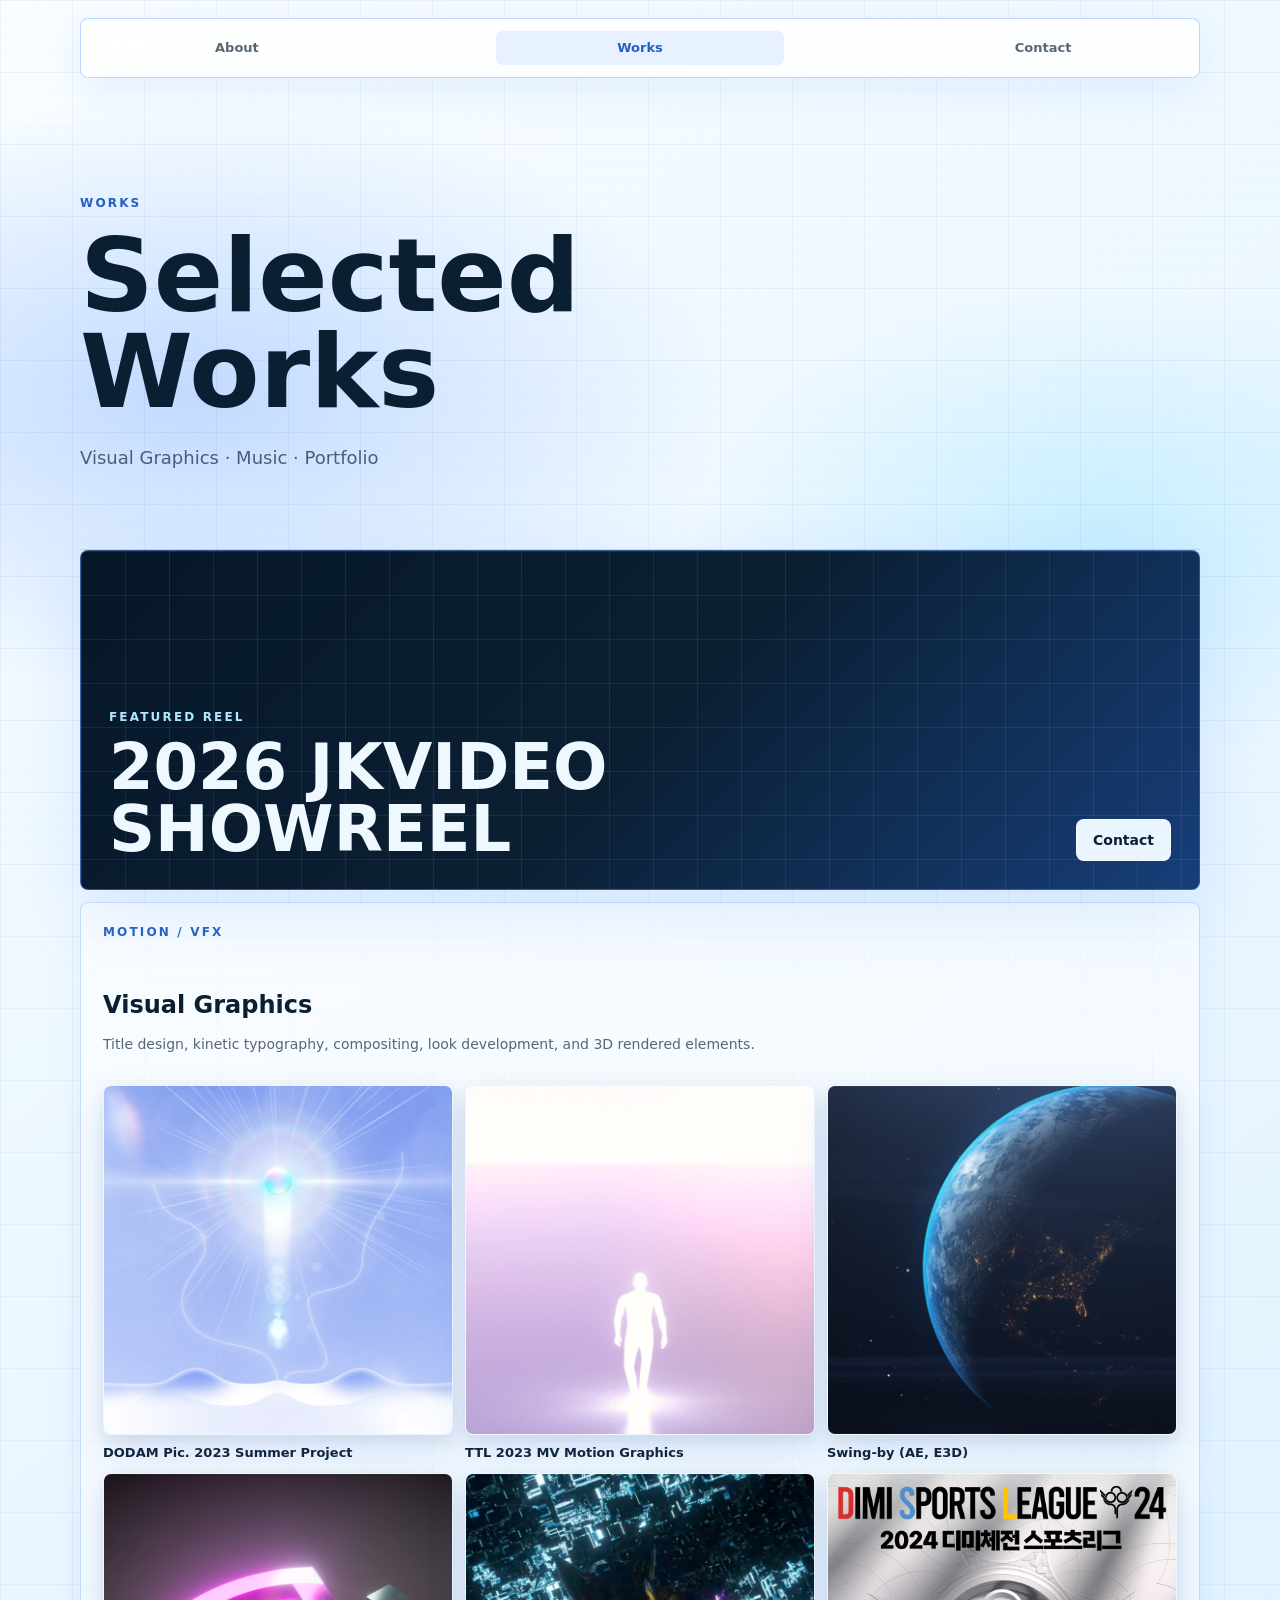
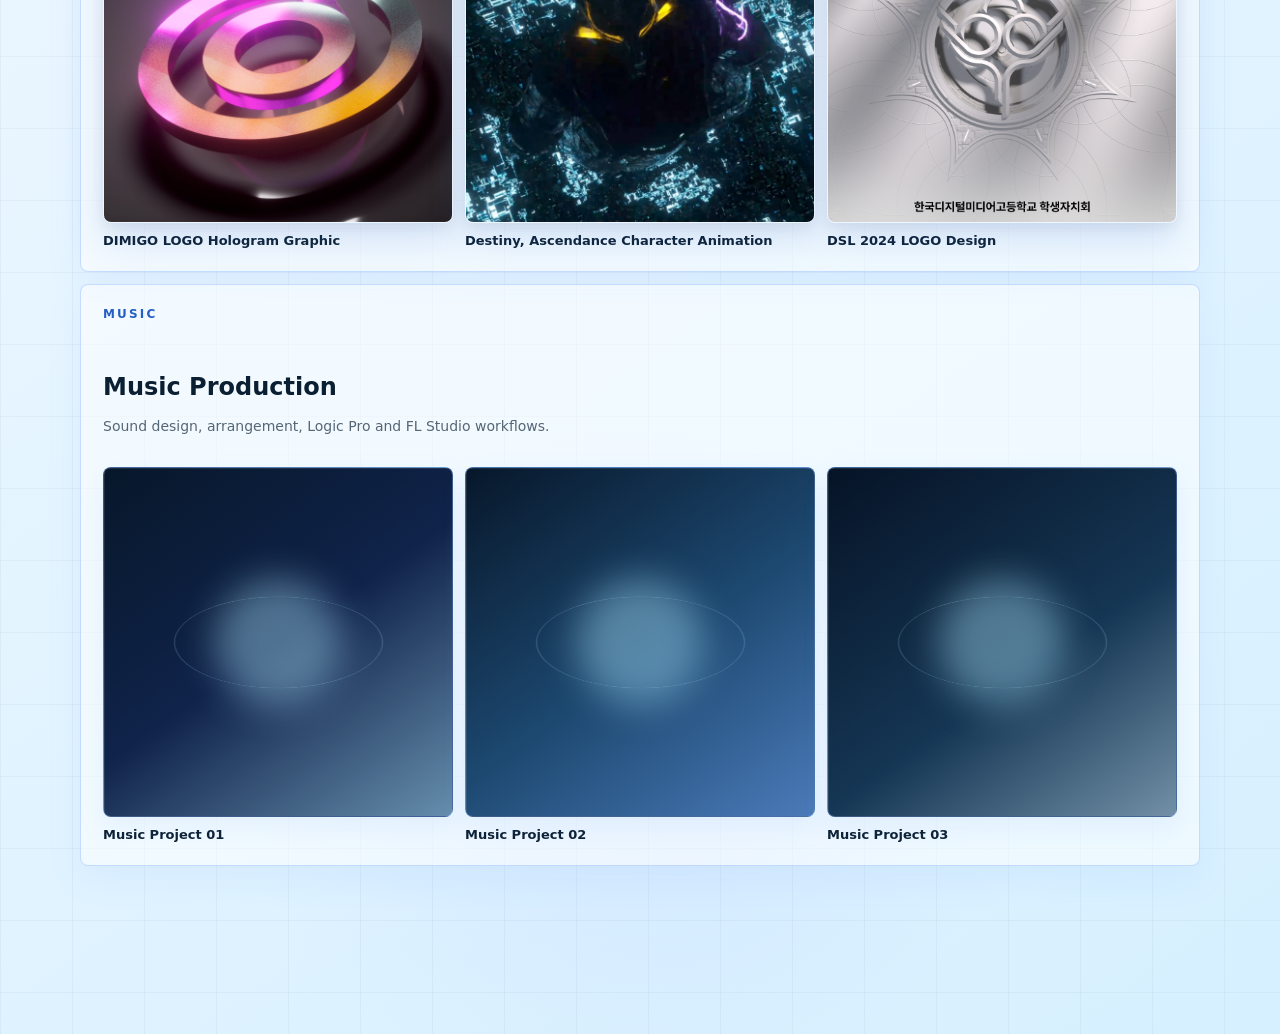
<file: works/index.html>
<!DOCTYPE html>
<html lang="ko">
<head>
  <meta charset="UTF-8" />
  <meta name="viewport" content="width=device-width, initial-scale=1.0" />
  <meta name="theme-color" content="#111111" />
  <title>Works | JKVID</title>
  <link rel="stylesheet" href="../style.css?v=dsl-thumb-fixed" />
</head>
<body>
  <div class="site-texture" aria-hidden="true"></div>

  <header class="site-header">
    <nav class="nav" aria-label="Main navigation">
      <a href="../index.html#about">About</a>
      <a href="index.html" aria-current="page">Works</a>
      <a href="../index.html#contact">Contact</a>
    </nav>
  </header>

  <main class="page subpage">
    <section class="works-hero">
      <p class="eyebrow">WORKS</p>
      <h1 class="works-title">Selected Works</h1>
      <p class="works-lead">Visual Graphics · Music · Portfolio</p>
    </section>

    <section class="section-block works-page-section">
      <article class="work-showcase work-showcase-large">
        <div>
          <p class="work-kicker">Featured Reel</p>
          <h2>2026 JKVIDEO SHOWREEL</h2>
        </div>
        <a class="work-link" href="../index.html#contact" aria-label="Contact JKVID about 2026 JKVIDEO SHOWREEL">Contact</a>
      </article>

      <div class="works-grid" aria-label="Work categories">
        <article class="work-card">
          <p class="work-kicker">Motion / VFX</p>
          <h3>Visual Graphics</h3>
          <p>Title design, kinetic typography, compositing, look development, and 3D rendered elements.</p>
          <div class="work-samples" aria-label="Visual Graphics projects">
            <a class="work-sample" href="dodam/index.html">
              <span class="sample-thumb sample-thumb-image">
                <img src="../assets/dodam-thumb.png" alt="DODAM Pic. 2023 Summer Project thumbnail" />
              </span>
              <span>DODAM Pic. 2023 Summer Project</span>
            </a>
            <a class="work-sample" href="ttl/index.html">
              <span class="sample-thumb sample-thumb-image">
                <img src="../assets/ttl-thumb.png" alt="TTL 2023 MV Motion Graphics thumbnail" />
              </span>
              <span>TTL 2023 MV Motion Graphics</span>
            </a>
            <a class="work-sample work-sample-disabled" href="#" aria-disabled="true">
              <span class="sample-thumb sample-thumb-image">
                <img src="../assets/swing-by-thumb.png" alt="Swing-by (AE, E3D) thumbnail" />
              </span>
              <span>Swing-by (AE, E3D)</span>
            </a>
            <a class="work-sample" href="dimigo/index.html">
              <span class="sample-thumb sample-thumb-image">
                <img src="../assets/dimigo-thumb.png" alt="DIMIGO LOGO Hologram Graphic thumbnail" />
              </span>
              <span>DIMIGO LOGO Hologram Graphic</span>
            </a>
            <a class="work-sample" href="destiny/index.html">
              <span class="sample-thumb sample-thumb-image">
                <img src="../assets/destiny-thumb.png" alt="Destiny, Ascendance Character Animation thumbnail" />
              </span>
              <span>Destiny, Ascendance Character Animation</span>
            </a>
            <a class="work-sample" href="dsl/index.html">
              <span class="sample-thumb sample-thumb-image">
                <img src="../assets/dsl-thumb.png" alt="DSL 2024 LOGO Design thumbnail" />
              </span>
              <span>DSL 2024 LOGO Design</span>
            </a>
          </div>
        </article>

        <article class="work-card">
          <p class="work-kicker">Music</p>
          <h3>Music Production</h3>
          <p>Sound design, arrangement, Logic Pro and FL Studio workflows.</p>
          <div class="work-samples" aria-label="Music projects">
            <a class="work-sample" href="../index.html#contact">
              <span class="sample-thumb sample-music-one"></span>
              <span>Music Project 01</span>
            </a>
            <a class="work-sample" href="../index.html#contact">
              <span class="sample-thumb sample-music-two"></span>
              <span>Music Project 02</span>
            </a>
            <a class="work-sample" href="../index.html#contact">
              <span class="sample-thumb sample-music-three"></span>
              <span>Music Project 03</span>
            </a>
          </div>
        </article>
      </div>
    </section>
  </main>

  <script src="../script.js?v=dsl-thumb-fixed"></script>
</body>
</html>
</file>
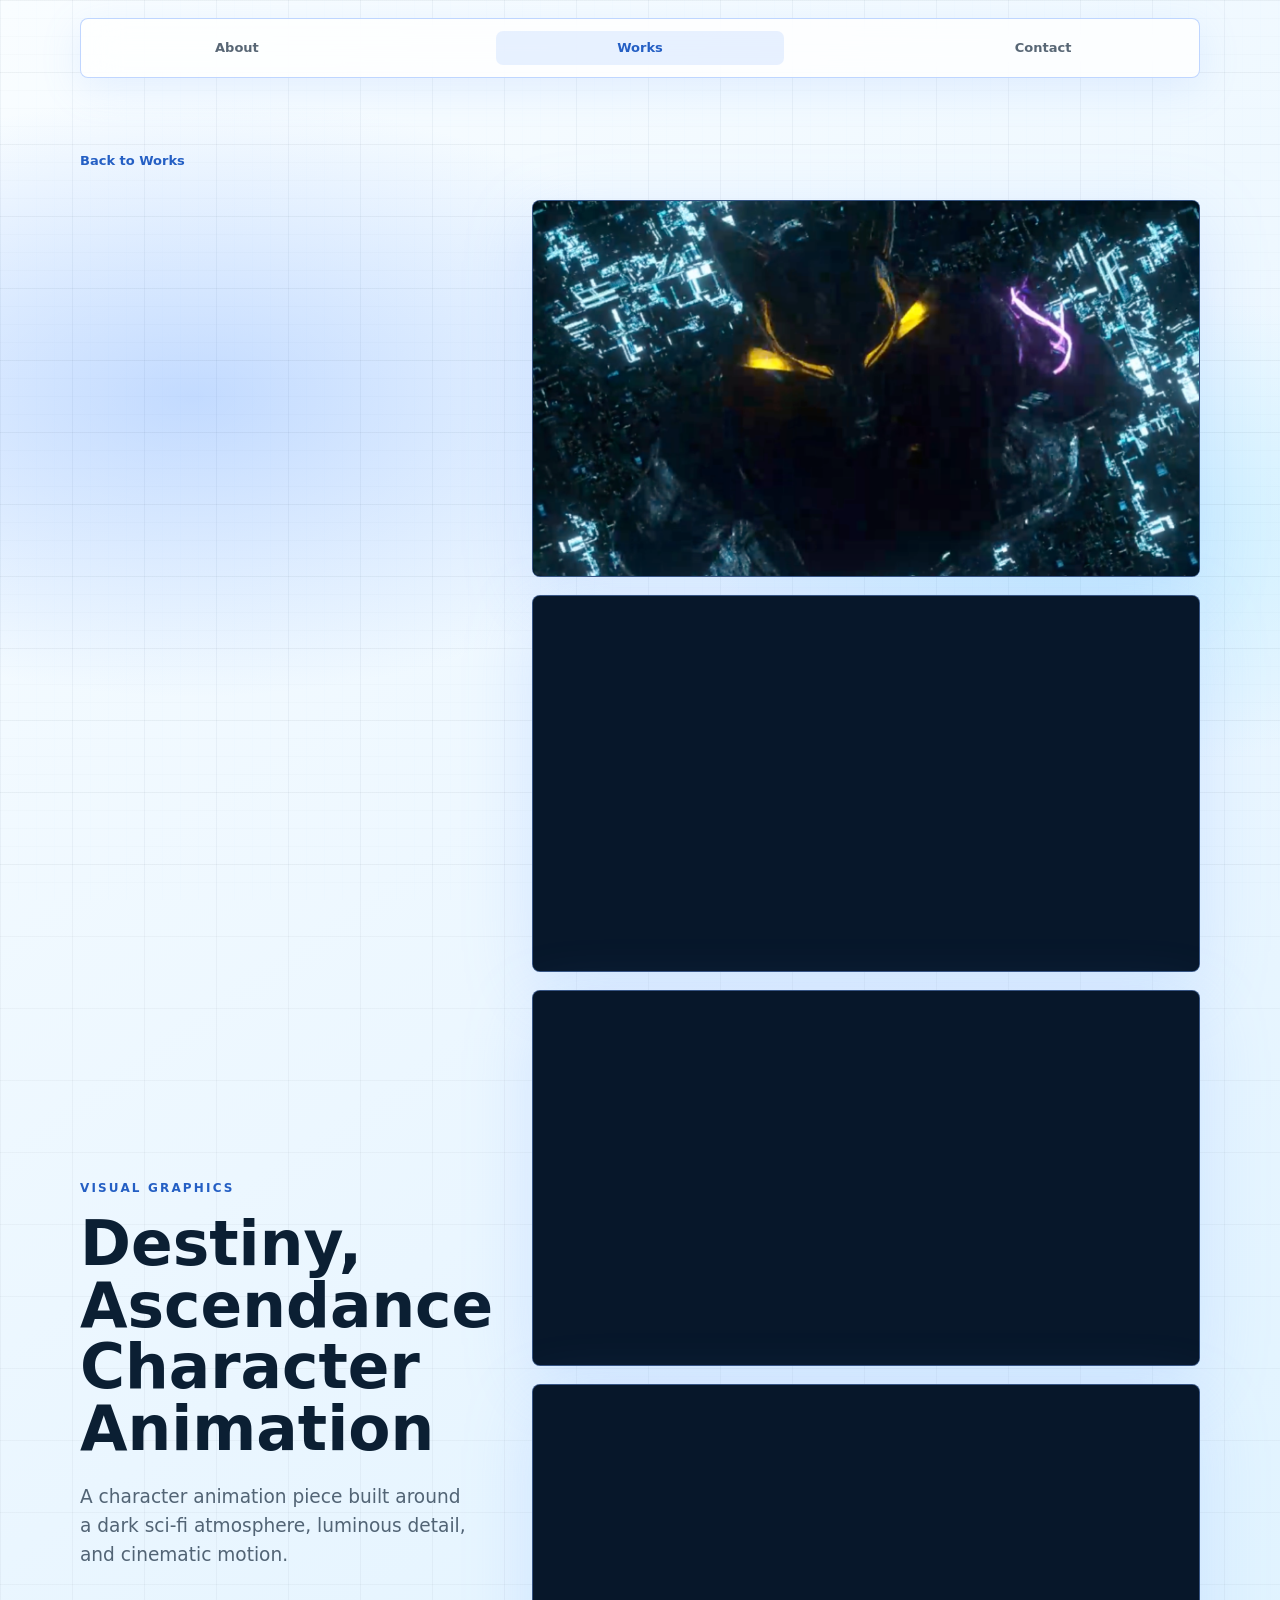
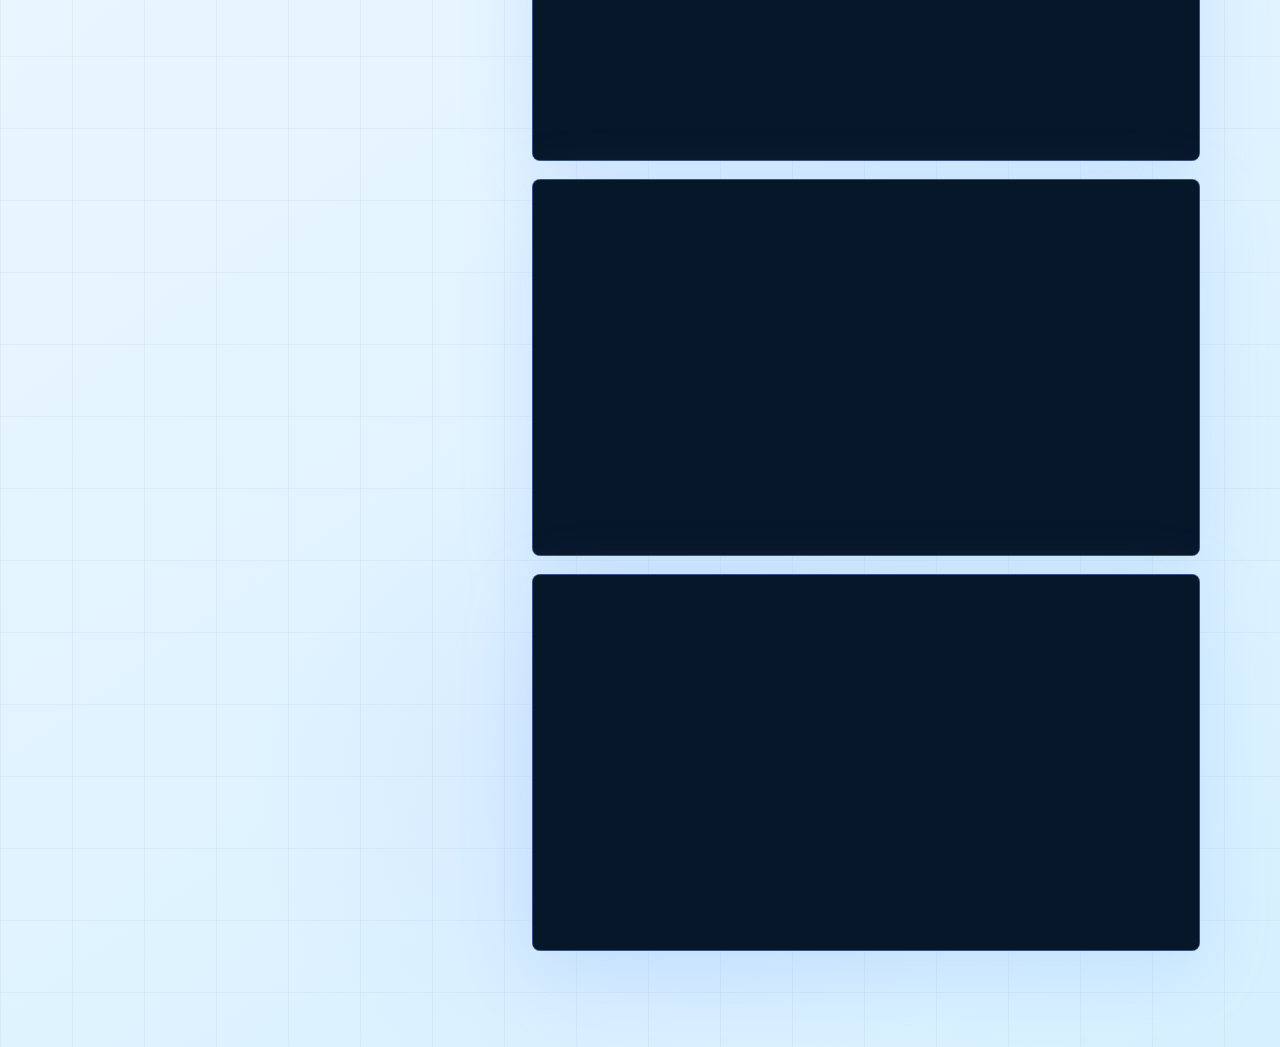
<file: works/destiny/index.html>
<!DOCTYPE html>
<html lang="ko">
<head>
  <meta charset="UTF-8" />
  <meta name="viewport" content="width=device-width, initial-scale=1.0" />
  <meta name="theme-color" content="#111111" />
  <title>Destiny, Ascendance Character Animation | JKVID</title>
  <link rel="stylesheet" href="../../style.css?v=destiny-detail-videos" />
</head>
<body>
  <div class="site-texture" aria-hidden="true"></div>

  <header class="site-header">
    <nav class="nav" aria-label="Main navigation">
      <a href="../../index.html#about">About</a>
      <a href="../index.html" aria-current="page">Works</a>
      <a href="../../index.html#contact">Contact</a>
    </nav>
  </header>

  <main class="page subpage project-detail">
    <a class="back-link" href="../index.html">Back to Works</a>

    <section class="project-detail-hero">
      <div>
        <p class="eyebrow">VISUAL GRAPHICS</p>
        <h1 class="project-detail-title">Destiny, Ascendance Character Animation</h1>
        <p class="project-detail-lead">A character animation piece built around a dark sci-fi atmosphere, luminous detail, and cinematic motion.</p>
      </div>

      <div class="project-image-stack">
        <figure class="project-video-frame">
          <video autoplay muted loop playsinline preload="auto" poster="../../assets/destiny-thumb.png">
            <source src="../../assets/destiny-ascendance-01.mp4" type="video/mp4" />
          </video>
        </figure>
        <figure class="project-video-frame">
          <video autoplay muted loop playsinline preload="auto">
            <source src="../../assets/destiny-ascendance-02.mp4" type="video/mp4" />
          </video>
        </figure>
        <figure class="project-video-frame">
          <video autoplay muted loop playsinline preload="auto">
            <source src="../../assets/destiny-ascendance-025.mp4" type="video/mp4" />
          </video>
        </figure>
        <figure class="project-video-frame">
          <video autoplay muted loop playsinline preload="auto">
            <source src="../../assets/destiny-ascendance-03.mp4" type="video/mp4" />
          </video>
        </figure>
        <figure class="project-video-frame">
          <video autoplay muted loop playsinline preload="auto">
            <source src="../../assets/destiny-ascendance-04.mp4" type="video/mp4" />
          </video>
        </figure>
        <figure class="project-video-frame">
          <video autoplay muted loop playsinline preload="auto">
            <source src="../../assets/destiny-ascendance-05.mp4" type="video/mp4" />
          </video>
        </figure>
      </div>
    </section>
  </main>

  <script src="../../script.js?v=destiny-detail-videos"></script>
</body>
</html>
</file>
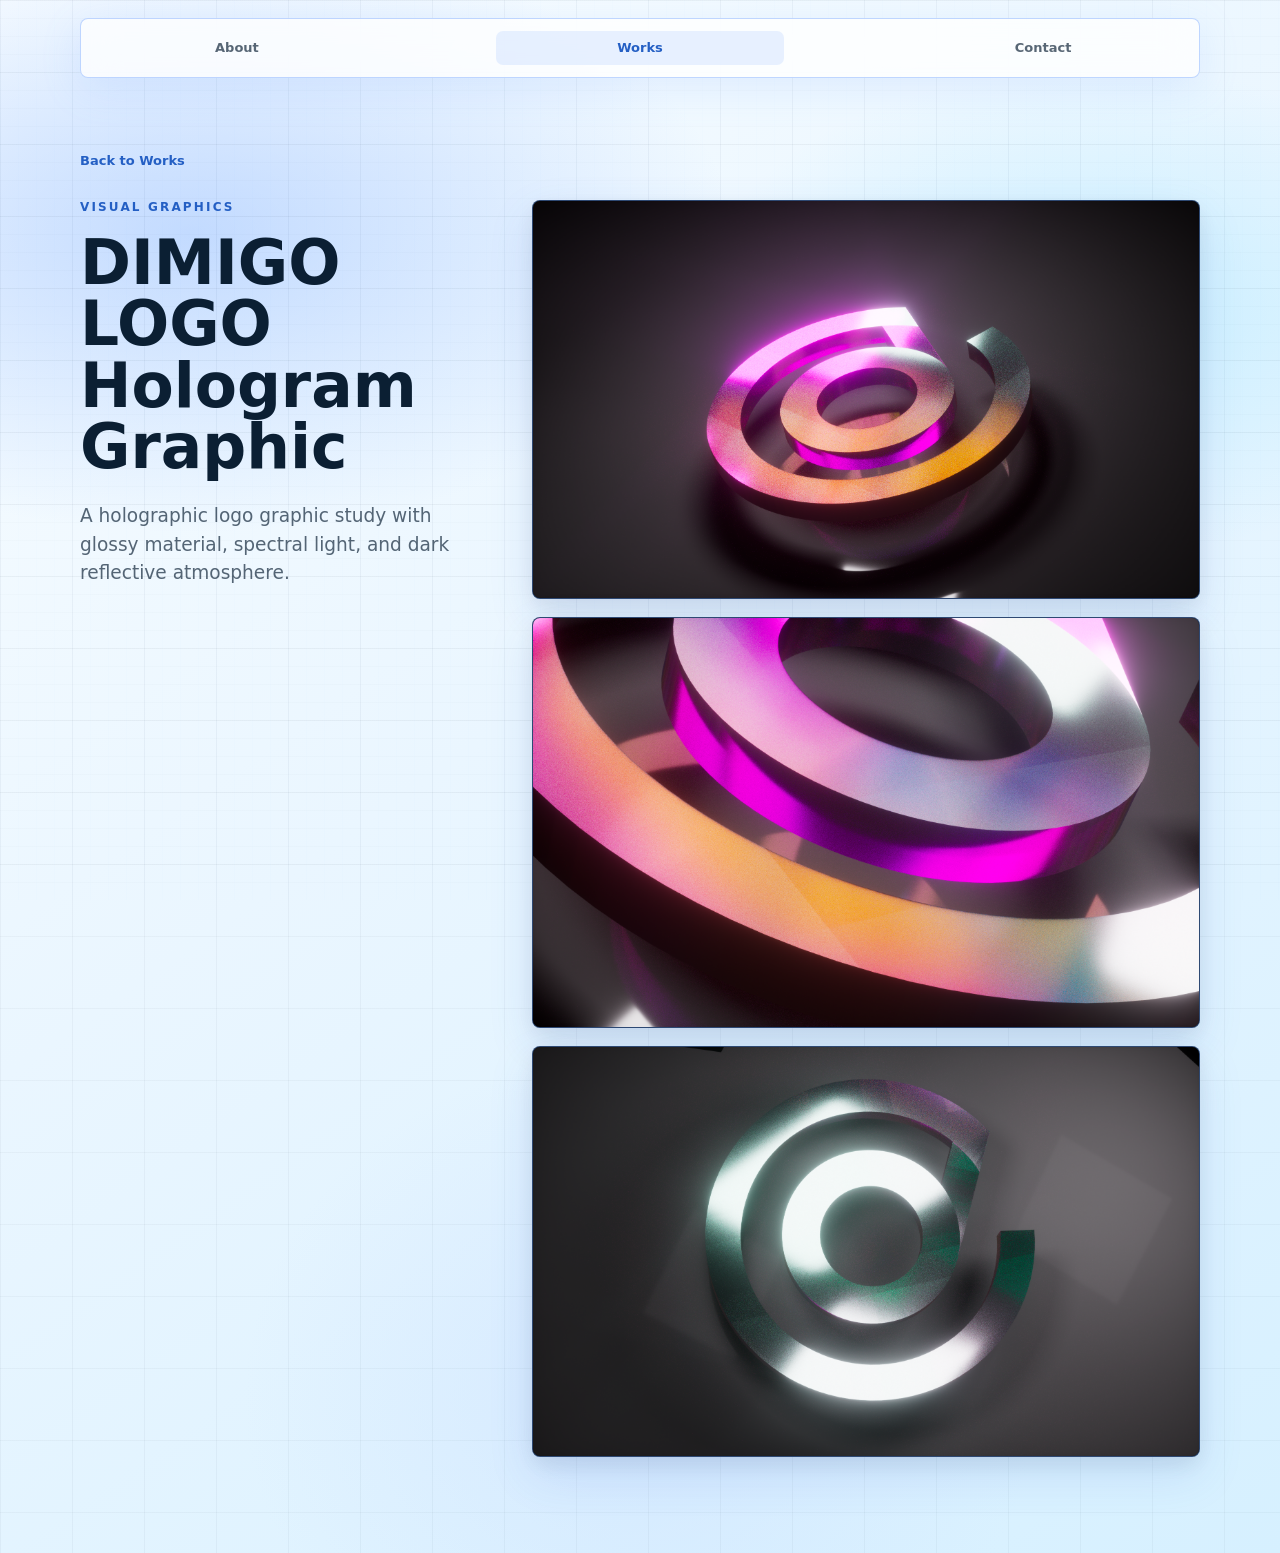
<file: works/dimigo/index.html>
<!DOCTYPE html>
<html lang="ko">
<head>
  <meta charset="UTF-8" />
  <meta name="viewport" content="width=device-width, initial-scale=1.0" />
  <meta name="theme-color" content="#111111" />
  <title>DIMIGO LOGO Hologram Graphic | JKVID</title>
  <link rel="stylesheet" href="../../style.css?v=project-title-small" />
</head>
<body>
  <div class="site-texture" aria-hidden="true"></div>

  <header class="site-header">
    <nav class="nav" aria-label="Main navigation">
      <a href="../../index.html#about">About</a>
      <a href="../index.html" aria-current="page">Works</a>
      <a href="../../index.html#contact">Contact</a>
    </nav>
  </header>

  <main class="page subpage project-detail">
    <a class="back-link" href="../index.html">Back to Works</a>

    <section class="project-detail-hero project-detail-hero-stacked">
      <div>
        <p class="eyebrow">VISUAL GRAPHICS</p>
        <h1 class="project-detail-title">DIMIGO LOGO Hologram Graphic</h1>
        <p class="project-detail-lead">A holographic logo graphic study with glossy material, spectral light, and dark reflective atmosphere.</p>
      </div>

      <div class="project-image-stack" aria-label="DIMIGO LOGO Hologram Graphic images">
        <figure class="project-image-frame">
          <img src="../../assets/dimigo-01.png" alt="DIMIGO hologram logo render 1" />
        </figure>
        <figure class="project-image-frame">
          <img src="../../assets/dimigo-02.png" alt="DIMIGO hologram logo render 2" />
        </figure>
        <figure class="project-image-frame">
          <img src="../../assets/dimigo-03.png" alt="DIMIGO hologram logo render 3" />
        </figure>
      </div>
    </section>
  </main>

  <script src="../../script.js?v=project-title-small"></script>
</body>
</html>
</file>
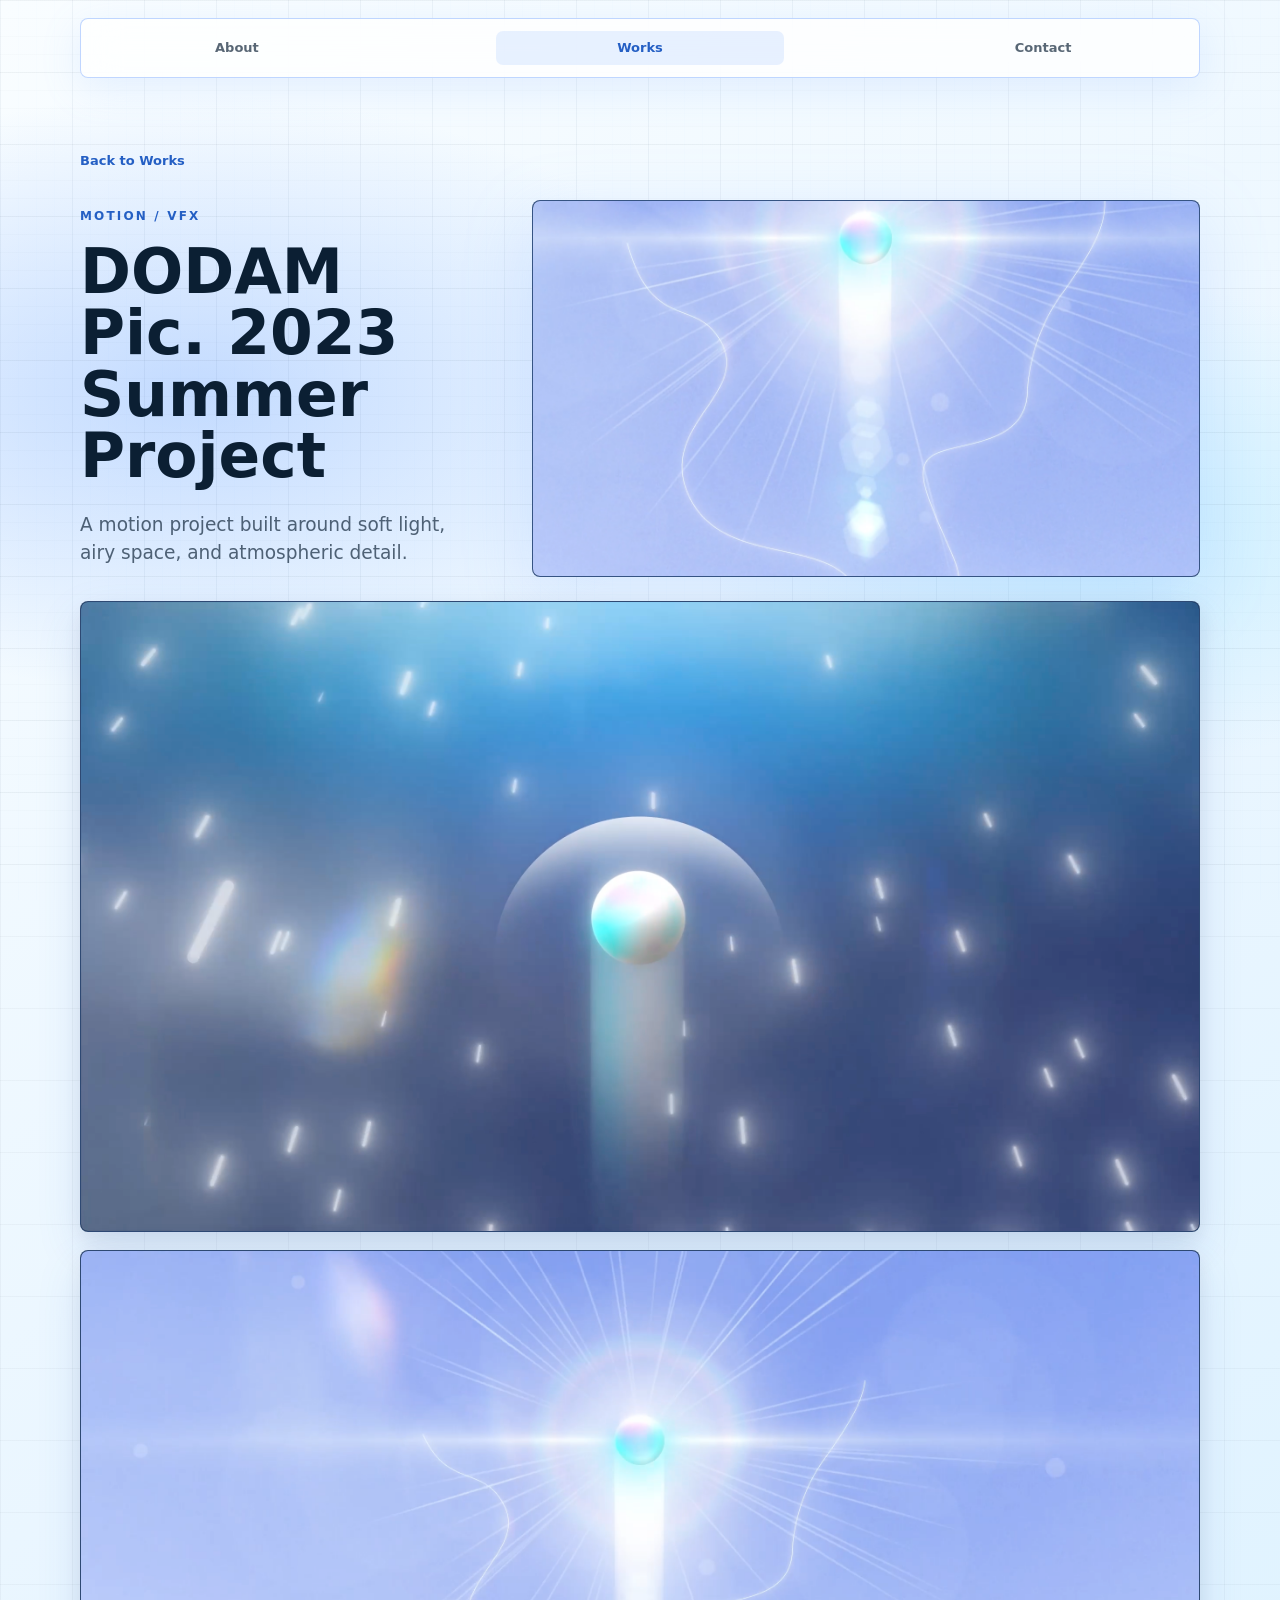
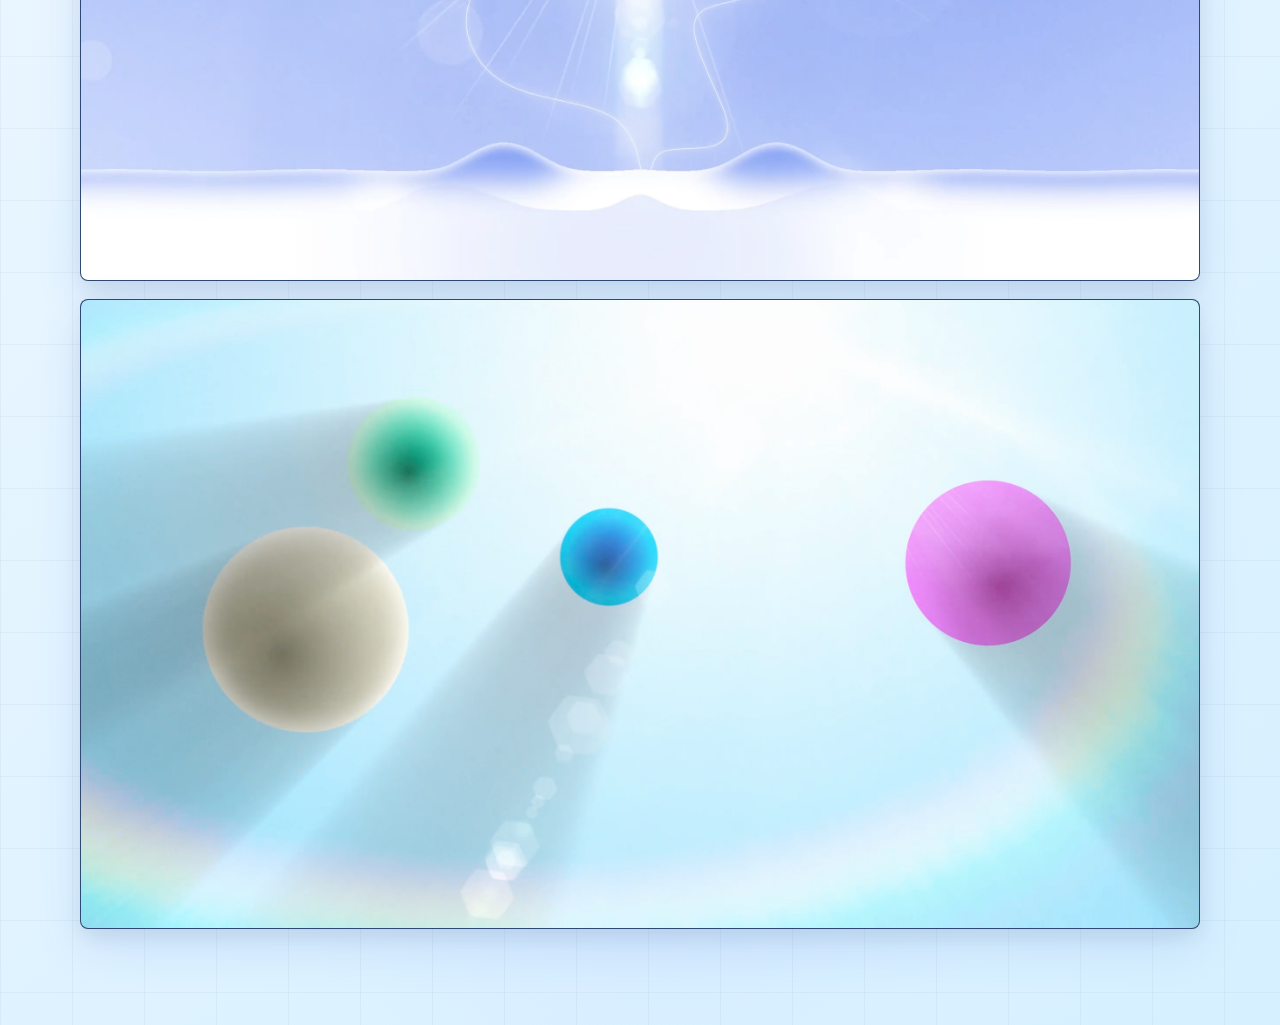
<file: works/dodam/index.html>
<!DOCTYPE html>
<html lang="ko">
<head>
  <meta charset="UTF-8" />
  <meta name="viewport" content="width=device-width, initial-scale=1.0" />
  <meta name="theme-color" content="#111111" />
  <title>DODAM Pic. 2023 Summer Project | JKVID</title>
  <link rel="stylesheet" href="../../style.css?v=dodam-detail-images" />
</head>
<body>
  <div class="site-texture" aria-hidden="true"></div>

  <header class="site-header">
    <nav class="nav" aria-label="Main navigation">
      <a href="../../index.html#about">About</a>
      <a href="../index.html" aria-current="page">Works</a>
      <a href="../../index.html#contact">Contact</a>
    </nav>
  </header>

  <main class="page subpage project-detail">
    <a class="back-link" href="../index.html">Back to Works</a>

    <section class="project-detail-hero">
      <div>
        <p class="eyebrow">MOTION / VFX</p>
        <h1 class="project-detail-title">DODAM Pic. 2023 Summer Project</h1>
        <p class="project-detail-lead">A motion project built around soft light, airy space, and atmospheric detail.</p>
      </div>

      <figure class="project-video-frame">
        <video autoplay muted loop playsinline preload="auto" poster="../../assets/dodam-thumb.png">
          <source src="../../assets/dodam-project.mp4" type="video/mp4" />
        </video>
      </figure>
    </section>

    <section class="project-image-stack project-detail-gallery" aria-label="DODAM project still images">
      <figure class="project-image-frame">
        <img src="../../assets/dodam-detail-01.png" alt="DODAM project still 1" />
      </figure>
      <figure class="project-image-frame">
        <img src="../../assets/dodam-detail-02.png" alt="DODAM project still 2" />
      </figure>
      <figure class="project-image-frame">
        <img src="../../assets/dodam-detail-03.png" alt="DODAM project still 3" />
      </figure>
    </section>
  </main>

  <script src="../../script.js?v=dodam-detail-images"></script>
</body>
</html>
</file>
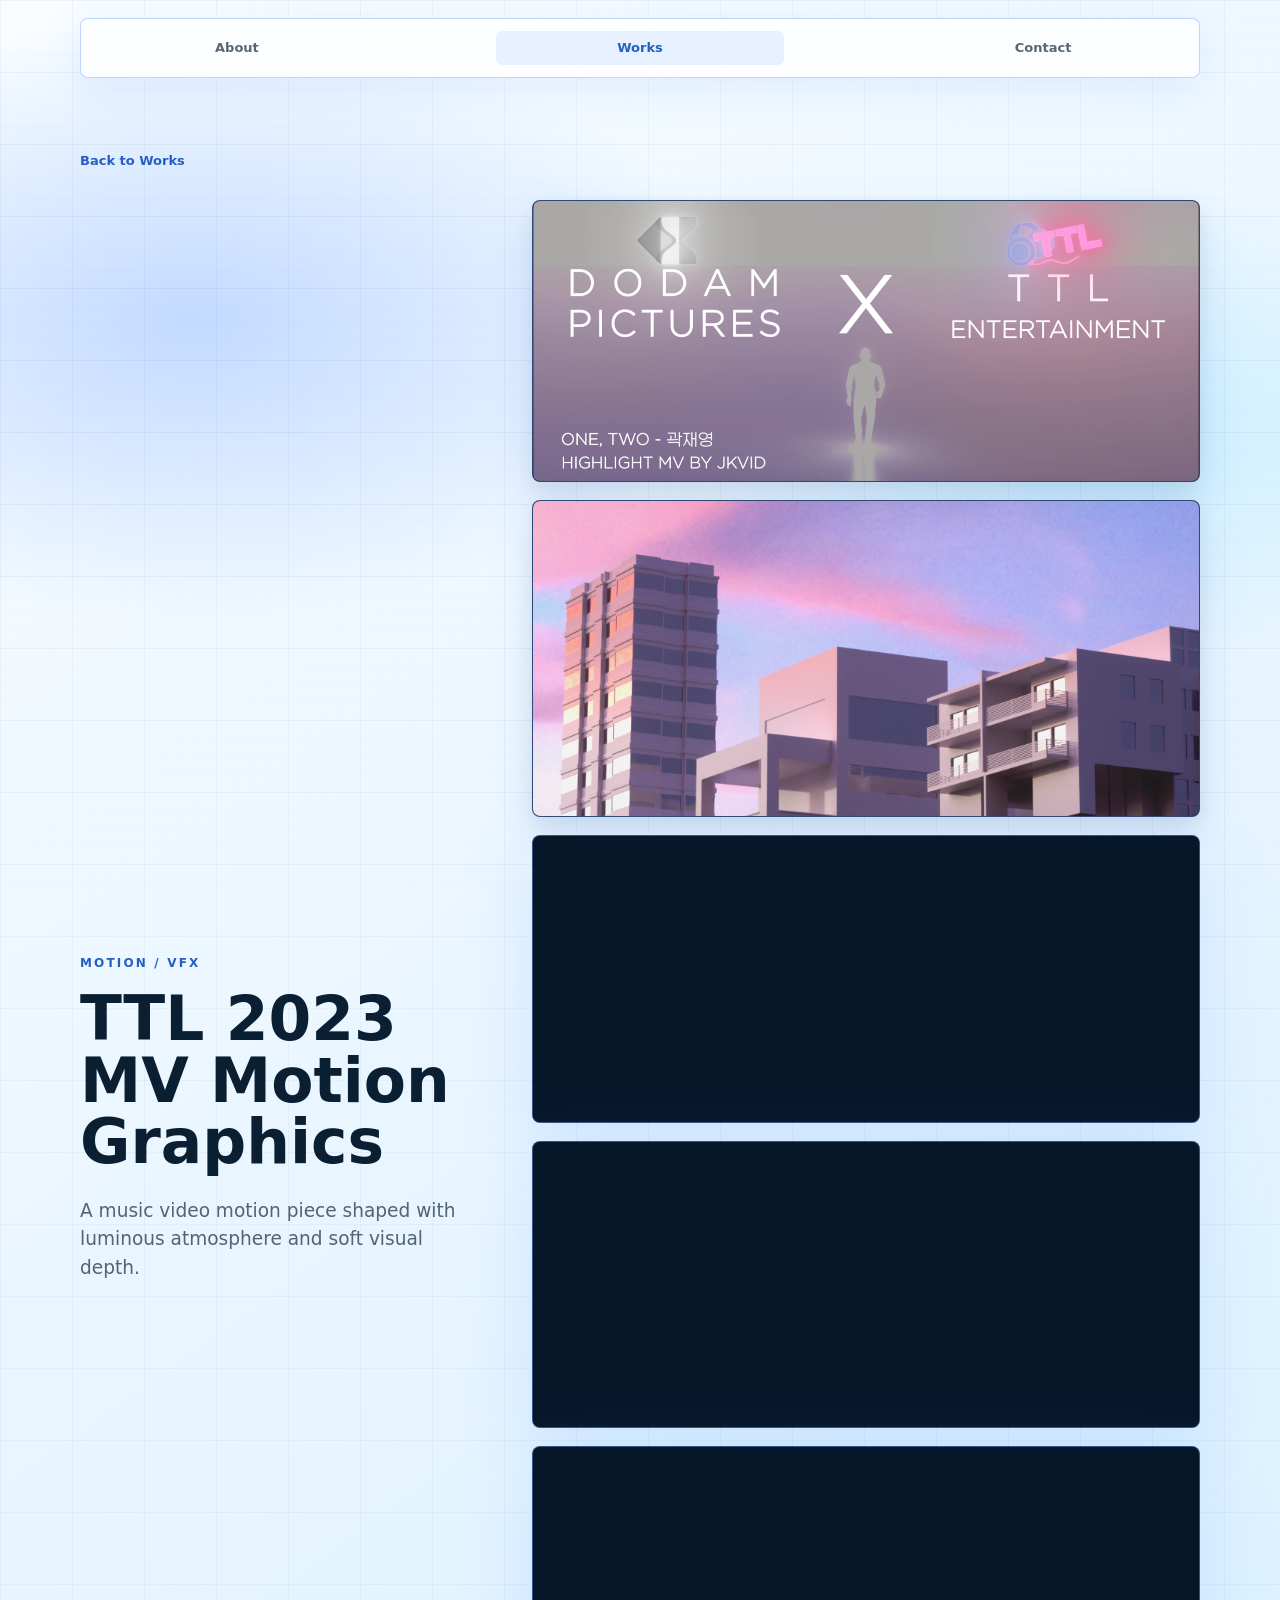
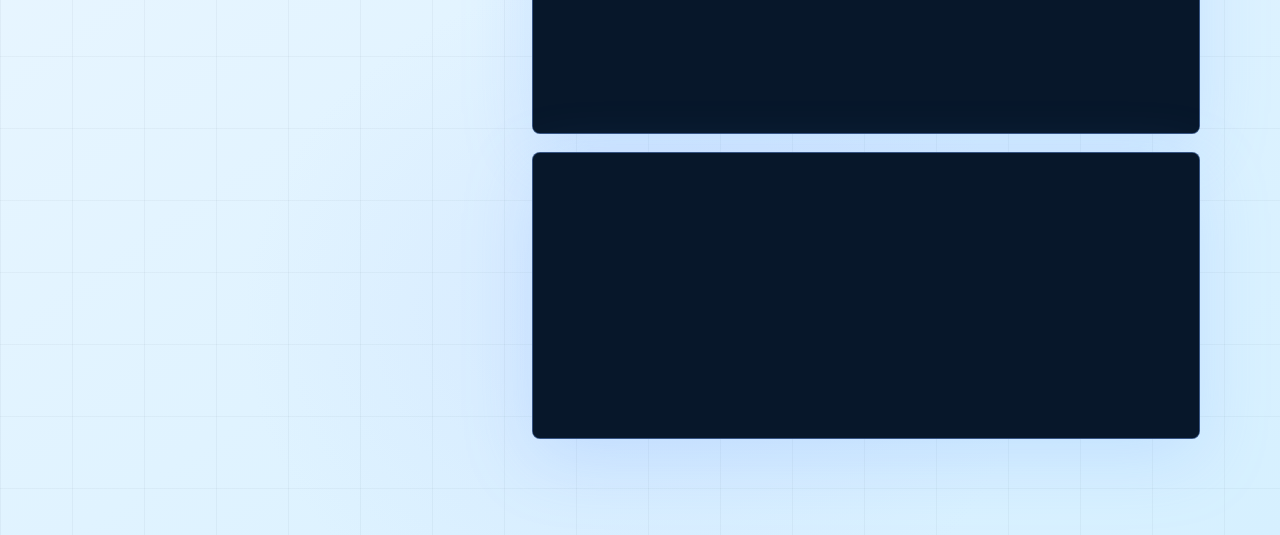
<file: works/ttl/index.html>
<!DOCTYPE html>
<html lang="ko">
<head>
  <meta charset="UTF-8" />
  <meta name="viewport" content="width=device-width, initial-scale=1.0" />
  <meta name="theme-color" content="#111111" />
  <title>TTL 2023 MV Motion Graphics | JKVID</title>
  <link rel="stylesheet" href="../../style.css?v=ttl-detail-images" />
</head>
<body>
  <div class="site-texture" aria-hidden="true"></div>

  <header class="site-header">
    <nav class="nav" aria-label="Main navigation">
      <a href="../../index.html#about">About</a>
      <a href="../index.html" aria-current="page">Works</a>
      <a href="../../index.html#contact">Contact</a>
    </nav>
  </header>

  <main class="page subpage project-detail">
    <a class="back-link" href="../index.html">Back to Works</a>

    <section class="project-detail-hero">
      <div>
        <p class="eyebrow">MOTION / VFX</p>
        <h1 class="project-detail-title">TTL 2023 MV Motion Graphics</h1>
        <p class="project-detail-lead">A music video motion piece shaped with luminous atmosphere and soft visual depth.</p>
      </div>

      <div class="project-image-stack">
        <figure class="project-image-frame">
          <img src="../../assets/ttl-detail-01.png" alt="TTL 2023 motion graphic still 1" />
        </figure>
        <figure class="project-image-frame">
          <img src="../../assets/ttl-detail-02.png" alt="TTL 2023 motion graphic still 2" />
        </figure>
        <figure class="project-video-frame project-video-frame-wide">
          <video autoplay muted loop playsinline preload="auto">
            <source src="../../assets/ttl-mv-01.mp4" type="video/mp4" />
          </video>
        </figure>
        <figure class="project-video-frame project-video-frame-wide">
          <video autoplay muted loop playsinline preload="auto">
            <source src="../../assets/ttl-mv-02.mp4" type="video/mp4" />
          </video>
        </figure>
        <figure class="project-video-frame project-video-frame-wide">
          <video autoplay muted loop playsinline preload="auto">
            <source src="../../assets/ttl-mv-03.mp4" type="video/mp4" />
          </video>
        </figure>
        <figure class="project-video-frame project-video-frame-wide">
          <video autoplay muted loop playsinline preload="auto">
            <source src="../../assets/ttl-mv-04.mp4" type="video/mp4" />
          </video>
        </figure>
      </div>
    </section>
  </main>

  <script src="../../script.js?v=ttl-detail-media"></script>
</body>
</html>
</file>
<file: style.css>
:root {
  --ink: #0b1f33;
  --muted: rgba(11, 31, 51, 0.68);
  --paper: #eaf6ff;
  --surface: #ffffff;
  --line: rgba(140, 180, 255, 0.44);
  --line-strong: rgba(85, 145, 225, 0.58);
  --blue: #78aaff;
  --cyan: #aee8ff;
  --deep-blue: #245fc4;
  --glow: rgba(120, 170, 255, 0.38);
  --shadow: 0 20px 70px rgba(120, 170, 255, 0.22);
  --max: 1120px;
}

* {
  box-sizing: border-box;
  margin: 0;
  padding: 0;
}

html {
  scroll-behavior: smooth;
}

body {
  min-height: 100vh;
  overflow-x: hidden;
  color: var(--ink);
  background:
    linear-gradient(90deg, rgba(11, 31, 51, 0.04) 1px, transparent 1px),
    linear-gradient(180deg, rgba(11, 31, 51, 0.035) 1px, transparent 1px),
    radial-gradient(900px 500px at 15% 15%, rgba(120, 170, 255, 0.4), transparent 60%),
    radial-gradient(700px 420px at 86% 20%, rgba(174, 232, 255, 0.56), transparent 58%),
    radial-gradient(640px 560px at 50% 90%, rgba(200, 220, 255, 0.42), transparent 62%),
    linear-gradient(145deg, #f9fdff 0%, var(--paper) 44%, #d6f0ff 100%);
  background-size: 72px 72px, 72px 72px, 100% 100%, 100% 100%, 100% 100%, 100% 100%;
  font-family: "Pretendard", "Apple SD Gothic Neo", system-ui, sans-serif;
}

body::selection {
  color: #fff;
  background: var(--deep-blue);
}

a {
  color: inherit;
}

.site-texture {
  position: fixed;
  inset: 0;
  z-index: 0;
  pointer-events: none;
  opacity: 0.42;
  background-image:
    linear-gradient(rgba(11, 31, 51, 0.03) 1px, transparent 1px),
    linear-gradient(90deg, rgba(120, 170, 255, 0.032) 1px, transparent 1px);
  background-size: 18px 18px;
  mix-blend-mode: multiply;
}

.site-header {
  position: sticky;
  top: 0;
  z-index: 10;
  display: flex;
  align-items: center;
  justify-content: center;
  width: min(var(--max), calc(100% - 40px));
  margin: 18px auto 0;
  padding: 12px;
  border: 1px solid rgba(140, 180, 255, 0.55);
  border-radius: 8px;
  background: rgba(255, 255, 255, 0.78);
  backdrop-filter: blur(18px);
  box-shadow: 0 10px 40px rgba(120, 170, 255, 0.16);
}

.brand {
  display: inline-flex;
  align-items: center;
  gap: 10px;
  text-decoration: none;
  font-size: 13px;
  font-weight: 800;
  letter-spacing: 0;
}

.brand-mark {
  display: grid;
  place-items: center;
  width: 34px;
  height: 34px;
  border-radius: 7px;
  color: #fff;
  background: linear-gradient(135deg, var(--deep-blue), var(--blue));
}

.nav {
  display: grid;
  grid-template-columns: repeat(3, minmax(92px, 1fr));
  align-items: center;
  justify-content: center;
  gap: clamp(24px, 9vw, 160px);
  width: 100%;
}

.nav a {
  min-height: 34px;
  padding: 9px 12px;
  border-radius: 7px;
  color: var(--muted);
  font-size: 13px;
  font-weight: 700;
  text-align: center;
  text-decoration: none;
  transition: color 160ms ease, background 160ms ease;
}

.nav a:hover {
  color: var(--ink);
  background: rgba(120, 170, 255, 0.14);
}

.nav a[aria-current="page"] {
  color: var(--deep-blue);
  background: rgba(120, 170, 255, 0.16);
}

.page {
  position: relative;
  z-index: 1;
}

.hero {
  display: grid;
  grid-template-columns: minmax(0, 1.05fr) minmax(340px, 0.95fr);
  align-items: center;
  gap: clamp(32px, 5vw, 72px);
  width: min(var(--max), calc(100% - 40px));
  min-height: calc(100svh - 72px);
  margin: 0 auto;
  padding: 72px 0 90px;
}

.hero-copy {
  max-width: 690px;
}

.eyebrow,
.section-label,
.work-kicker {
  color: var(--deep-blue);
  font-size: 12px;
  font-weight: 800;
  letter-spacing: 0.18em;
  text-transform: uppercase;
}

.eyebrow {
  margin-bottom: 18px;
}

.title {
  min-height: 190px;
  margin-bottom: 18px;
  color: var(--ink);
  font-size: clamp(48px, 6.8vw, 88px);
  font-weight: 850;
  letter-spacing: 0;
  line-height: 0.96;
  text-wrap: balance;
}

.cursor {
  display: inline-block;
  margin-left: 6px;
  color: var(--blue);
  animation: blink 900ms steps(2) infinite;
}

@keyframes blink {
  50% {
    opacity: 0;
  }
}

.sub {
  max-width: 520px;
  margin-bottom: 28px;
  color: var(--muted);
  font-size: 18px;
  line-height: 1.7;
}

.actions {
  display: flex;
  flex-wrap: wrap;
  gap: 10px;
}

.btn,
.work-link {
  display: inline-flex;
  align-items: center;
  justify-content: center;
  min-height: 42px;
  padding: 0 16px;
  border: 1px solid var(--line-strong);
  border-radius: 8px;
  color: var(--ink);
  background: rgba(255, 255, 255, 0.52);
  font-size: 14px;
  font-weight: 800;
  text-decoration: none;
  transition: transform 160ms ease, border-color 160ms ease, background 160ms ease;
}

.btn:hover,
.work-link:hover {
  transform: translateY(-2px);
  border-color: var(--deep-blue);
  background: #fff;
}

.btn.primary {
  color: #fff;
  border-color: var(--deep-blue);
  background: linear-gradient(135deg, var(--deep-blue), var(--blue));
  box-shadow: 0 12px 32px rgba(120, 170, 255, 0.36);
}

.meta {
  display: flex;
  align-items: center;
  gap: 10px;
  width: fit-content;
  margin-top: 30px;
  padding: 9px 12px;
  border: 1px solid rgba(140, 180, 255, 0.44);
  border-radius: 8px;
  color: var(--muted);
  background: rgba(255, 255, 255, 0.48);
  font-size: 12px;
  font-variant-numeric: tabular-nums;
}

.dot {
  width: 7px;
  height: 7px;
  border-radius: 50%;
  background: var(--deep-blue);
  box-shadow: 0 0 0 5px rgba(120, 170, 255, 0.18);
}

.hero-visual {
  overflow: hidden;
  border: 1px solid rgba(120, 170, 255, 0.36);
  border-radius: 8px;
  background: #07172a;
  box-shadow: var(--shadow);
}

.visual-topbar {
  display: flex;
  gap: 7px;
  padding: 14px;
  border-bottom: 1px solid rgba(255, 255, 255, 0.11);
}

.visual-topbar span {
  width: 9px;
  height: 9px;
  border-radius: 50%;
  background: #eaf6ff;
}

.visual-topbar span:nth-child(2) {
  background: var(--cyan);
}

.visual-topbar span:nth-child(3) {
  background: var(--blue);
}

.visual-stage {
  position: relative;
  min-height: 390px;
  padding: 26px;
  color: #eef8ff;
  background:
    linear-gradient(90deg, rgba(214, 240, 255, 0.1) 1px, transparent 1px),
    linear-gradient(180deg, rgba(214, 240, 255, 0.1) 1px, transparent 1px),
    linear-gradient(135deg, rgba(120, 170, 255, 0.34), transparent 45%),
    linear-gradient(320deg, rgba(174, 232, 255, 0.22), transparent 45%),
    #07172a;
  background-size: 42px 42px, 42px 42px, 100% 100%, 100% 100%, 100% 100%;
}

.model-logo {
  position: absolute;
  inset: 26px;
  z-index: 1;
  display: grid;
  place-items: center;
  overflow: hidden;
  isolation: isolate;
  perspective: 900px;
  background:
    radial-gradient(circle at 46% 34%, rgba(174, 232, 255, 0.08), transparent 12%),
    radial-gradient(circle at 50% 56%, rgba(34, 72, 126, 0.1), transparent 34%),
    linear-gradient(135deg, rgba(4, 14, 28, 0.9), rgba(1, 7, 17, 0.98)),
    #020812;
}

.model-logo::before,
.model-logo::after {
  content: "";
  position: absolute;
  inset: 13%;
  border: 1px solid rgba(174, 232, 255, 0.14);
  border-radius: 50%;
  opacity: 0.9;
  transform: rotateX(66deg) rotateZ(0deg);
  animation: orbitSpin 12s linear infinite;
}

.model-logo::after {
  inset: 21%;
  border-color: rgba(120, 170, 255, 0.2);
  animation-duration: 8s;
  animation-direction: reverse;
}

.model-glow {
  position: absolute;
  width: 38%;
  aspect-ratio: 1;
  border-radius: 50%;
  background: #dff7ff;
  filter: blur(48px);
  opacity: 0.08;
  animation: logoPulse 3.6s ease-in-out infinite;
}

.model-logo-viewer {
  position: relative;
  z-index: 2;
  width: min(44%, 230px);
  height: min(68%, 290px);
  min-width: 168px;
  min-height: 198px;
  --poster-color: transparent;
  filter:
    saturate(0.72)
    brightness(0.9)
    contrast(1.08)
    drop-shadow(0 18px 28px rgba(0, 3, 12, 0.42))
    drop-shadow(0 0 18px rgba(188, 226, 255, 0.22));
  animation: modelFloat 5s ease-in-out infinite;
  outline: none;
  pointer-events: none;
}

.model-spotlight {
  position: absolute;
  z-index: 3;
  width: 28%;
  aspect-ratio: 1;
  left: 47%;
  top: 19%;
  border-radius: 50%;
  background:
    radial-gradient(circle, rgba(255, 255, 255, 0.54) 0 8%, rgba(185, 229, 255, 0.2) 24%, transparent 60%);
  filter: blur(9px);
  mix-blend-mode: screen;
  opacity: 0.48;
  pointer-events: none;
  animation: spotlightDrift 6.8s ease-in-out infinite;
}

.logo-shine {
  position: absolute;
  z-index: 4;
  width: 22%;
  height: 120%;
  background: linear-gradient(90deg, transparent, rgba(255, 255, 255, 0.72), rgba(197, 238, 255, 0.46), transparent);
  filter: blur(14px);
  opacity: 0.1;
  transform: translateX(-170%) rotate(18deg);
  animation: shineSweep 5.4s ease-in-out infinite;
  pointer-events: none;
}

.visual-stage::before {
  content: "";
  position: absolute;
  inset: 26px;
  border: 1px solid rgba(214, 240, 255, 0.24);
  pointer-events: none;
  z-index: 2;
}

@keyframes modelFloat {
  0%,
  100% {
    translate: 0 -4px;
  }

  50% {
    translate: 0 8px;
  }
}

@keyframes spotlightDrift {
  0%,
  100% {
    transform: translate(-10%, -4%) scale(0.9);
  }

  50% {
    transform: translate(8%, 10%) scale(1.08);
  }
}

@keyframes logoPulse {
  0%,
  100% {
    transform: scale(0.88);
    opacity: 0.48;
  }

  50% {
    transform: scale(1.08);
    opacity: 0.68;
  }
}

@keyframes orbitSpin {
  to {
    transform: rotateX(66deg) rotateZ(360deg);
  }
}

@keyframes shineSweep {
  0%,
  38% {
    transform: translateX(-170%) rotate(18deg);
  }

  72%,
  100% {
    transform: translateX(170%) rotate(18deg);
  }
}

.scanline {
  position: absolute;
  inset: 0;
  z-index: 3;
  background: linear-gradient(180deg, transparent, rgba(255, 255, 255, 0.13), transparent);
  transform: translateY(-100%);
  animation: scan 5s ease-in-out infinite;
  pointer-events: none;
}

@keyframes scan {
  0%,
  34% {
    transform: translateY(-100%);
  }

  70%,
  100% {
    transform: translateY(100%);
  }
}

.frame-number {
  position: relative;
  z-index: 4;
  width: fit-content;
  padding: 7px 9px;
  border-radius: 6px;
  color: rgba(234, 246, 255, 0.82);
  background: rgba(255, 255, 255, 0.08);
  font-size: 12px;
  font-weight: 800;
  font-variant-numeric: tabular-nums;
}

.timeline {
  display: grid;
  gap: 10px;
  padding: 24px 28px 28px;
  background:
    radial-gradient(circle at 22% 0%, rgba(98, 151, 245, 0.2), transparent 34%),
    linear-gradient(135deg, #061326, #071a31 55%, #041023);
}

.timeline p {
  margin: 0;
}

.mockup-title {
  --name-progress: 0;
  color: rgba(234, 246, 255, 0.96);
  font-size: clamp(24px, 3vw, 38px);
  font-weight: 900;
  letter-spacing: 0;
  white-space: nowrap;
}

.mockup-key {
  color: var(--blue);
}

.mockup-expand {
  display: inline-block;
  max-width: 0;
  overflow: hidden;
  color: rgba(234, 246, 255, 0.96);
  vertical-align: bottom;
  opacity: var(--name-progress);
  white-space: pre;
  max-width: calc(var(--name-progress) * 4.5em);
}

.mockup-line {
  color: rgba(214, 240, 255, 0.86);
  font-size: clamp(14px, 1.5vw, 18px);
  font-weight: 700;
}

.mockup-caption {
  color: rgba(174, 205, 226, 0.76);
  font-size: clamp(13px, 1.3vw, 16px);
  line-height: 1.55;
}

.section-block {
  width: min(var(--max), calc(100% - 40px));
  margin: 0 auto;
  padding: 88px 0;
  border-top: 1px solid var(--line);
}

.subpage {
  padding-bottom: 80px;
}

.works-hero {
  width: min(var(--max), calc(100% - 40px));
  margin: 0 auto;
  padding: 118px 0 76px;
}

.works-title {
  max-width: 860px;
  margin-top: 16px;
  color: var(--ink);
  font-size: clamp(56px, 8vw, 118px);
  font-weight: 880;
  line-height: 0.94;
  letter-spacing: 0;
}

.works-lead {
  max-width: 640px;
  margin-top: 22px;
  color: var(--muted);
  font-size: 18px;
  line-height: 1.7;
}

.works-page-section {
  padding-top: 0;
}

.section-heading {
  display: grid;
  grid-template-columns: 0.85fr 1.5fr;
  gap: 24px;
  align-items: start;
  margin-bottom: 34px;
}

.section-heading h2 {
  max-width: 640px;
  font-size: clamp(34px, 4.6vw, 64px);
  font-weight: 850;
  line-height: 1.02;
  letter-spacing: 0;
}

.section-text {
  grid-column: 2;
  max-width: 660px;
  margin-top: 14px;
  color: var(--muted);
  font-size: 16px;
  line-height: 1.8;
}

.about-list,
.contact-list {
  display: grid;
  gap: 10px;
}

.about-item,
.contact-item {
  display: grid;
  grid-template-columns: minmax(170px, 0.45fr) minmax(0, 1fr);
  gap: 24px;
  padding: 20px;
  border: 1px solid var(--line);
  border-radius: 8px;
  background: rgba(255, 255, 255, 0.5);
  transition: transform 160ms ease, border-color 160ms ease, background 160ms ease, box-shadow 160ms ease;
}

.about-item:hover,
.contact-item:hover {
  transform: translateY(-2px);
  border-color: rgba(120, 170, 255, 0.72);
  background: rgba(255, 255, 255, 0.86);
  box-shadow: 0 12px 34px rgba(120, 170, 255, 0.14);
}

.about-name,
.contact-name {
  color: var(--ink);
  font-size: 13px;
  font-weight: 850;
  letter-spacing: 0.04em;
  text-transform: uppercase;
}

.about-value,
.contact-value {
  color: rgba(11, 31, 51, 0.78);
  font-size: 15px;
  line-height: 1.85;
}

.contact-item {
  align-items: center;
  color: inherit;
  text-decoration: none;
}

.contact-value {
  display: flex;
  justify-content: space-between;
  gap: 18px;
  align-items: center;
  font-weight: 700;
}

.contact-value::after {
  content: "Open";
  flex: 0 0 auto;
  padding: 6px 9px;
  border-radius: 7px;
  color: #fff;
  background: linear-gradient(135deg, var(--deep-blue), var(--blue));
  font-size: 11px;
  font-weight: 900;
  text-transform: uppercase;
}

.work-showcase {
  display: grid;
  grid-template-columns: minmax(0, 1fr) auto;
  gap: 24px;
  align-items: end;
  min-height: 260px;
  padding: 28px;
  overflow: hidden;
  border: 1px solid rgba(120, 170, 255, 0.42);
  border-radius: 8px;
  color: #eef8ff;
  background:
    linear-gradient(90deg, rgba(214, 240, 255, 0.08) 1px, transparent 1px),
    linear-gradient(180deg, rgba(214, 240, 255, 0.08) 1px, transparent 1px),
    linear-gradient(135deg, #07172a 0%, #0b1f33 52%, #245fc4 150%);
  background-size: 44px 44px, 44px 44px, 100% 100%;
  box-shadow: var(--shadow);
}

.work-showcase-large {
  min-height: 340px;
}

.work-showcase h2,
.work-showcase h3 {
  max-width: 820px;
  margin-top: 12px;
  font-size: clamp(34px, 5vw, 76px);
  line-height: 0.98;
  letter-spacing: 0;
}

.work-showcase .work-kicker {
  color: var(--cyan);
}

.work-link {
  color: var(--ink);
  border-color: rgba(255, 255, 255, 0.88);
  background: #eaf6ff;
}

.works-grid {
  display: grid;
  grid-template-columns: 1fr;
  gap: 12px;
  margin-top: 12px;
}

.work-card {
  min-height: 360px;
  padding: 22px;
  border: 1px solid var(--line);
  border-radius: 8px;
  background: rgba(255, 255, 255, 0.54);
  box-shadow: 0 12px 34px rgba(120, 170, 255, 0.1);
}

.work-card h3 {
  margin-top: 54px;
  color: var(--ink);
  font-size: 24px;
  line-height: 1.08;
  letter-spacing: 0;
}

.work-card > p:not(.work-kicker) {
  margin-top: 14px;
  color: var(--muted);
  font-size: 14px;
  line-height: 1.7;
}

.work-samples {
  display: grid;
  grid-template-columns: repeat(3, minmax(0, 1fr));
  gap: 12px;
  margin-top: 28px;
}

.work-sample {
  display: grid;
  gap: 10px;
  color: var(--ink);
  font-size: 13px;
  font-weight: 800;
  line-height: 1.25;
  text-decoration: none;
}

.work-sample-disabled {
  cursor: default;
}

.sample-thumb {
  position: relative;
  display: block;
  overflow: hidden;
  aspect-ratio: 1;
  border: 1px solid rgba(120, 170, 255, 0.38);
  border-radius: 8px;
  background:
    linear-gradient(90deg, rgba(214, 240, 255, 0.09) 1px, transparent 1px),
    linear-gradient(180deg, rgba(214, 240, 255, 0.09) 1px, transparent 1px),
    linear-gradient(145deg, #07172a, #153654);
  background-size: 30px 30px, 30px 30px, 100% 100%;
  box-shadow: 0 10px 26px rgba(120, 170, 255, 0.12);
  transition: transform 180ms ease, border-color 180ms ease, box-shadow 180ms ease;
}

.sample-thumb::before {
  content: "";
  position: absolute;
  inset: 20%;
  border: 1px solid rgba(174, 232, 255, 0.24);
  border-radius: 50%;
  transform: rotateX(64deg) rotateZ(-18deg);
}

.sample-thumb::after {
  content: "";
  position: absolute;
  inset: 32%;
  border-radius: 50%;
  background: rgba(174, 232, 255, 0.4);
  filter: blur(18px);
}

.sample-thumb-image {
  border-color: transparent;
  background: #eef7ff;
  box-shadow: 0 18px 38px rgba(67, 116, 211, 0.18), 0 4px 14px rgba(7, 23, 42, 0.08);
}

.sample-thumb-image::before,
.sample-thumb-image::after {
  content: none;
}

.sample-thumb img {
  display: block;
  width: 100%;
  height: 100%;
  object-fit: cover;
}

.work-sample:hover .sample-thumb {
  transform: translateY(-3px);
  border-color: rgba(67, 116, 211, 0.68);
  box-shadow: 0 16px 34px rgba(120, 170, 255, 0.2);
}

.work-sample:hover .sample-thumb-image {
  border-color: transparent;
  box-shadow: 0 24px 48px rgba(67, 116, 211, 0.24), 0 8px 18px rgba(7, 23, 42, 0.1);
}

.sample-motion-one {
  background:
    linear-gradient(90deg, rgba(214, 240, 255, 0.09) 1px, transparent 1px),
    linear-gradient(180deg, rgba(214, 240, 255, 0.09) 1px, transparent 1px),
    linear-gradient(140deg, #061326, #12385d 56%, #78aaff 142%);
}

.sample-motion-two {
  background:
    linear-gradient(90deg, rgba(214, 240, 255, 0.09) 1px, transparent 1px),
    linear-gradient(180deg, rgba(214, 240, 255, 0.09) 1px, transparent 1px),
    linear-gradient(140deg, #07172a, #245fc4 74%, #aee8ff 145%);
}

.sample-motion-three {
  background:
    linear-gradient(90deg, rgba(214, 240, 255, 0.09) 1px, transparent 1px),
    linear-gradient(180deg, rgba(214, 240, 255, 0.09) 1px, transparent 1px),
    linear-gradient(145deg, #061326, #0b1f33 48%, #4374d3 135%);
}

.sample-music-one {
  background:
    linear-gradient(90deg, rgba(214, 240, 255, 0.09) 1px, transparent 1px),
    linear-gradient(180deg, rgba(214, 240, 255, 0.09) 1px, transparent 1px),
    linear-gradient(145deg, #07172a, #10234a 50%, #aee8ff 142%);
}

.sample-music-two {
  background:
    linear-gradient(90deg, rgba(214, 240, 255, 0.09) 1px, transparent 1px),
    linear-gradient(180deg, rgba(214, 240, 255, 0.09) 1px, transparent 1px),
    linear-gradient(145deg, #07172a, #1d4971 54%, #78aaff 145%);
}

.sample-music-three {
  background:
    linear-gradient(90deg, rgba(214, 240, 255, 0.09) 1px, transparent 1px),
    linear-gradient(180deg, rgba(214, 240, 255, 0.09) 1px, transparent 1px),
    linear-gradient(145deg, #061326, #153654 58%, #d6f0ff 145%);
}

.project-detail {
  width: min(var(--max), calc(100% - 40px));
  margin: 0 auto;
  padding: 72px 0 96px;
}

.back-link {
  display: inline-flex;
  margin-bottom: 32px;
  color: var(--deep-blue);
  font-size: 13px;
  font-weight: 800;
  text-decoration: none;
}

.project-detail-hero {
  display: grid;
  grid-template-columns: minmax(280px, 0.58fr) minmax(420px, 1fr);
  align-items: center;
  gap: clamp(28px, 5vw, 72px);
}

.project-detail-title {
  margin-top: 18px;
  color: var(--ink);
  max-width: 640px;
  font-size: clamp(34px, 4.8vw, 72px);
  line-height: 1;
  letter-spacing: 0;
}

.project-detail-lead {
  max-width: 520px;
  margin-top: 24px;
  color: var(--muted);
  font-size: clamp(16px, 1.45vw, 20px);
  line-height: 1.55;
}

.project-video-frame {
  overflow: hidden;
  border: 1px solid rgba(120, 170, 255, 0.42);
  border-radius: 8px;
  background: #07172a;
  box-shadow: var(--shadow);
}

.project-video-frame video {
  display: block;
  width: 100%;
  aspect-ratio: 16 / 9;
  object-fit: cover;
  background: #07172a;
}

.project-video-frame-wide video {
  aspect-ratio: 21 / 9;
}

.project-detail-hero-stacked {
  align-items: start;
}

.project-image-stack {
  display: grid;
  gap: 18px;
}

.project-detail-gallery {
  margin-top: 24px;
}

.project-image-frame {
  overflow: hidden;
  border: 1px solid rgba(120, 170, 255, 0.34);
  border-radius: 8px;
  background: #07172a;
  box-shadow: 0 18px 46px rgba(67, 116, 211, 0.14), 0 8px 22px rgba(7, 23, 42, 0.08);
}

.project-image-frame-light {
  background: #fff;
}

.project-image-frame img {
  display: block;
  width: 100%;
  height: auto;
}

.reveal,
.about-item,
.contact-item,
.work-showcase {
  opacity: 1;
  transform: none;
  transition: opacity 600ms ease, transform 600ms ease, border-color 160ms ease, background 160ms ease, box-shadow 160ms ease;
}

.show {
  opacity: 1;
  transform: translateY(0);
}

@media (prefers-reduced-motion: reduce) {
  html {
    scroll-behavior: auto;
  }

  *,
  *::before,
  *::after {
    animation-duration: 1ms !important;
    animation-iteration-count: 1 !important;
    transition-duration: 1ms !important;
  }
}

@media (max-width: 860px) {
  .site-header {
    width: min(var(--max), calc(100% - 28px));
  }

  .hero {
    grid-template-columns: 1fr;
    width: min(var(--max), calc(100% - 28px));
    padding-top: 56px;
  }

  .title {
    min-height: 118px;
  }

  .section-block {
    width: min(var(--max), calc(100% - 28px));
    padding: 68px 0;
  }

  .works-page-section {
    padding-top: 0;
  }

  .works-hero {
    width: min(var(--max), calc(100% - 28px));
    padding: 84px 0 56px;
  }

  .section-heading {
    grid-template-columns: 1fr;
    gap: 12px;
  }

  .section-text {
    grid-column: auto;
  }

  .hero-visual {
    max-width: 560px;
  }

  .works-grid {
    grid-template-columns: 1fr;
  }

  .project-detail {
    width: min(var(--max), calc(100% - 28px));
    padding: 56px 0 84px;
  }

  .project-detail-hero {
    grid-template-columns: 1fr;
  }

}

@media (max-width: 640px) {
  .site-header {
    padding: 10px;
  }

  .nav {
    grid-template-columns: repeat(3, minmax(0, 1fr));
    gap: 6px;
  }

  .nav a {
    text-align: center;
  }

  .title {
    min-height: 102px;
    font-size: clamp(42px, 15vw, 70px);
  }

  .sub {
    font-size: 16px;
  }

  .actions {
    display: grid;
    grid-template-columns: 1fr;
  }

  .btn {
    width: 100%;
  }

  .visual-stage {
    min-height: 330px;
    padding: 18px;
  }

  .model-logo {
    inset: 18px;
  }

  .visual-stage::before {
    inset: 18px;
  }

  .about-item,
  .contact-item,
  .work-showcase {
    grid-template-columns: 1fr;
    gap: 12px;
    padding: 18px;
  }

  .work-showcase-large {
    min-height: 280px;
  }

  .work-card {
    padding: 18px;
  }

  .work-samples {
    gap: 8px;
  }

  .work-sample {
    font-size: 11px;
  }

  .contact-value {
    align-items: flex-start;
    flex-direction: column;
  }
}
</file>
